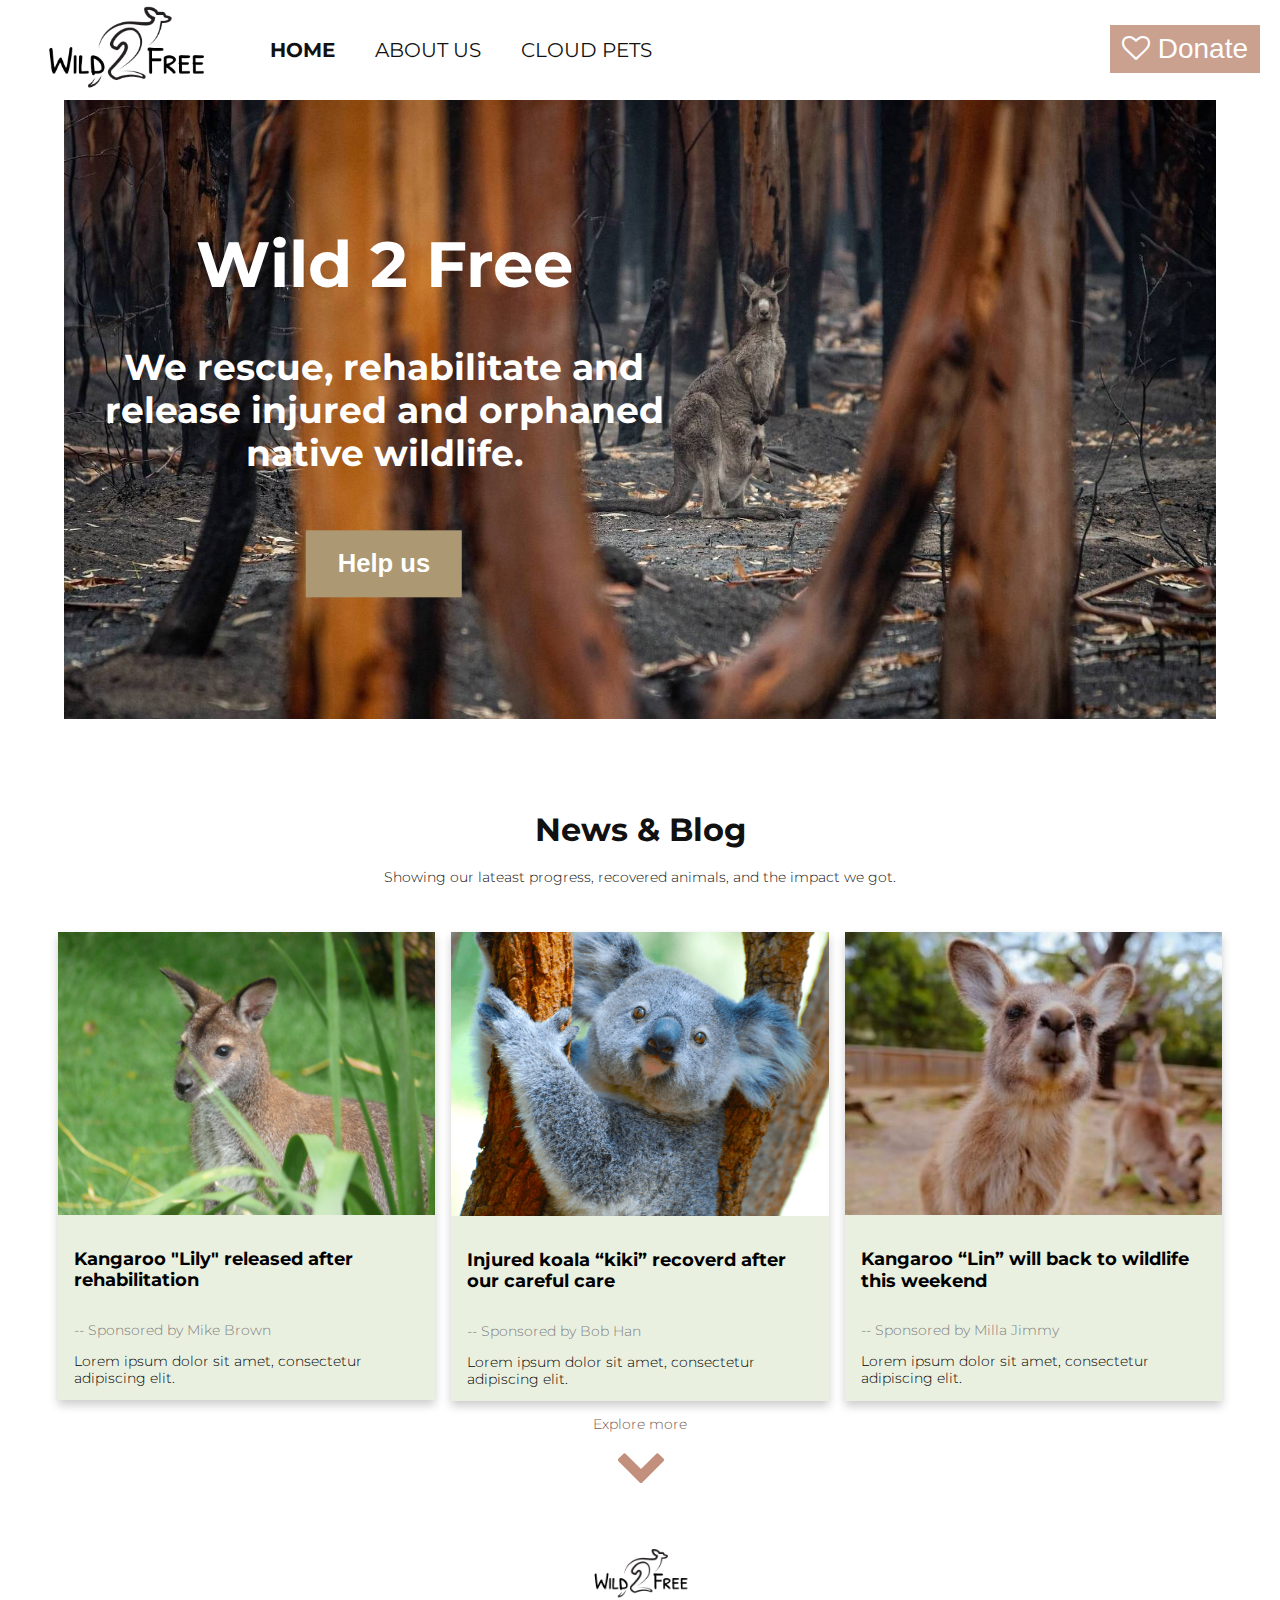
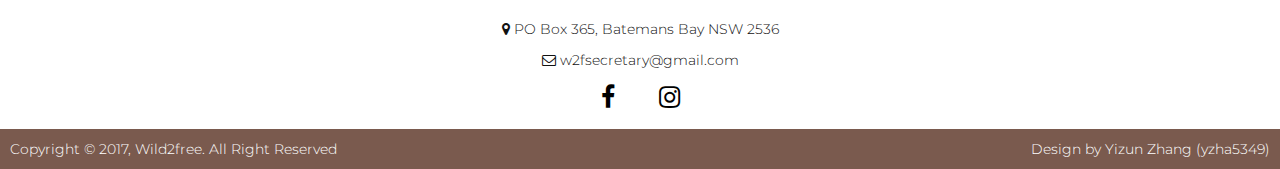
<file: index.html>
<!DOCTYPE html>
<html lang="en">

<head>
    <!-- Site information -->
    <meta charset="UTF-8">
    <meta name="viewport" content="width=device-width, initial-scale=1.0">
    <title>Wild 2 Free</title>

    <!-- CSS Library -->
    <link rel="stylesheet" href="style.css">
    <link rel="stylesheet" href="responsive.css">

    <!-- Icon Library -->
    <link rel="stylesheet" href="https://cdnjs.cloudflare.com/ajax/libs/font-awesome/4.7.0/css/font-awesome.min.css">

    <!-- Google Font -->
    <link href="https://fonts.googleapis.com/css?family=Montserrat:300,400,500,600,700" rel="stylesheet">

    <!-- Favicon -->
    <link rel="icon" href="images/favicon.png">
    <link rel="apple-touch-icon" href="images/apple-icon.png">
    <link rel="apple-touch-icon" sizes="57x57" href="images/icon-57x57.png">
    <link rel="apple-touch-icon" sizes="72x72" href="images/icon-72x72.png">
    <link rel="apple-touch-icon" sizes="114x114" href="images/icon-114x114.png">

</head>

<body>
    <header class="top-header">
        <!-- Navigation -->
        <nav class="navbar">

            <a href="index.html">
                <img src="images/logo.png" alt="Site Logo" class="sitelogo">
            </a>
            <a class="nav-page" href="index.html"><strong>Home</strong> </a>
            <a class="nav-page" href="about.html">About us</a>
            <a class="nav-page" href="cloud pets.html">Cloud pets</a>
            <div class="wrapper">
                <a id="donate-button" href="donate.html"> <button><i class="fa fa-heart-o" aria-hidden="true"></i>
                        Donate</button></a>
            </div>
            <div class="dropdown">
                <a class="icon" onclick="myFunction()">
                    <i class="fa fa-bars"></i>
                </a>
                <div class="dropdown-content" id="myDropdown">
                    <a href="index.html">Home</a>
                    <a href="about.html">About us</a>
                    <a href="cloud pets.html">Cloud pets</a>
                </div>
            </div>

        </nav>
        <!-- Navigation End -->

        <!-- Banner -->
        <div class="container">
            <img src="images/home.jpg" alt="kangaroo" class="banner">
            <a href="donate.html"><button class="btn">Help us</button></a>
            <div class="slogan">
                <h1>Wild 2 Free</h1>
                <h3>We rescue, rehabilitate and<br> release
                    injured and orphaned <br> native wildlife.</h3>
            </div>
        </div>
        <!-- Banner End -->
    </header>

    <!-- News & Blog -->
    <div class="news">
        <h2>News &amp; Blog</h2>
        <p>Showing our lateast progress, recovered animals, and the impact we got.
        </p>
    </div>
    <div class="row">
        <div class="column-3">
            <a href="#">
                <div class="poster">
                    <img src="images/kangaroo.jpg" alt="kangaroo" width="100%">
                    <div class=" text-container">
                        <h5>Kangaroo "Lily" released after rehabilitation</h5>
                        <p class="title">-- Sponsored by Mike Brown</p>
                        <p>Lorem ipsum dolor sit amet, consectetur adipiscing elit.</p>
                    </div>
                </div>
            </a>
        </div>
        <div class="column-3">
            <a href="#">
                <div class="poster">
                    <img src="images/koala.png" alt="kangaroo" width="100%">
                    <div class="text-container">
                        <h5>Injured koala “kiki” recoverd after our careful care</h5>
                        <p class="title">-- Sponsored by Bob Han</p>
                        <p>Lorem ipsum dolor sit amet, consectetur adipiscing elit.</p>
                    </div>
                </div>
            </a>
        </div>
        <div class="column-3">
            <a href="#">
                <div class="poster">
                    <img src="images/kangaroo2.jpg" alt="Joey" width="100%">
                    <div class="text-container">
                        <h5>Kangaroo “Lin” will back to wildlife this weekend</h5>
                        <p class="title">-- Sponsored by Milla Jimmy</p>
                        <p>Lorem ipsum dolor sit amet, consectetur adipiscing elit.</p>
                    </div>
                </div>
            </a>
        </div>
    </div>
    <a href="">
        <p class="icon-word">Explore more</p>
    </a>
    <a class="icon-more" href="#"><i class="fa fa-chevron-down" aria-hidden="true"></i></a>
    <!-- News & Blog End -->

    <!-- Dropdown menu in phone size script -->
    <script>
        function myFunction() {
            document.getElementById("myDropdown").classList.toggle("show");
        }
    </script>
    <!-- Dropdown menu in phone size script ends-->
</body>

<!-- Footer -->
<footer>
    <div class="footer-content">
        <div>
            <a href="index.html"><img src="images/logo.png" alt="site logo" width="150px"></a>
        </div>
        <div class="footer-contact">
            <p><i class="fa fa-map-marker" aria-hidden="true"></i> PO Box 365, Batemans Bay NSW 2536</p>
            <p><i class="fa fa-envelope-o" aria-hidden="true"></i> w2fsecretary@gmail.com</p>
        </div>
        <div class="social">
            <a href="https://www.facebook.com/wild2free" target="_blank"><i class="fa fa-facebook"
                    aria-hidden="true"></i></a>
            <a href="https://www.instagram.com/wildtofree/" target="_blank"><i class="fa fa-instagram"
                    aria-hidden="true"></i></a>
        </div>
        <br>
        <div class="footer-bottom">
            <p class="copyright">Copyright © 2017, Wild2free. All Right Reserved </p>
            <p class="designer"> Design by Yizun Zhang (yzha5349)</p>
        </div>
    </div>
</footer>
<!-- Footer End -->
</file>
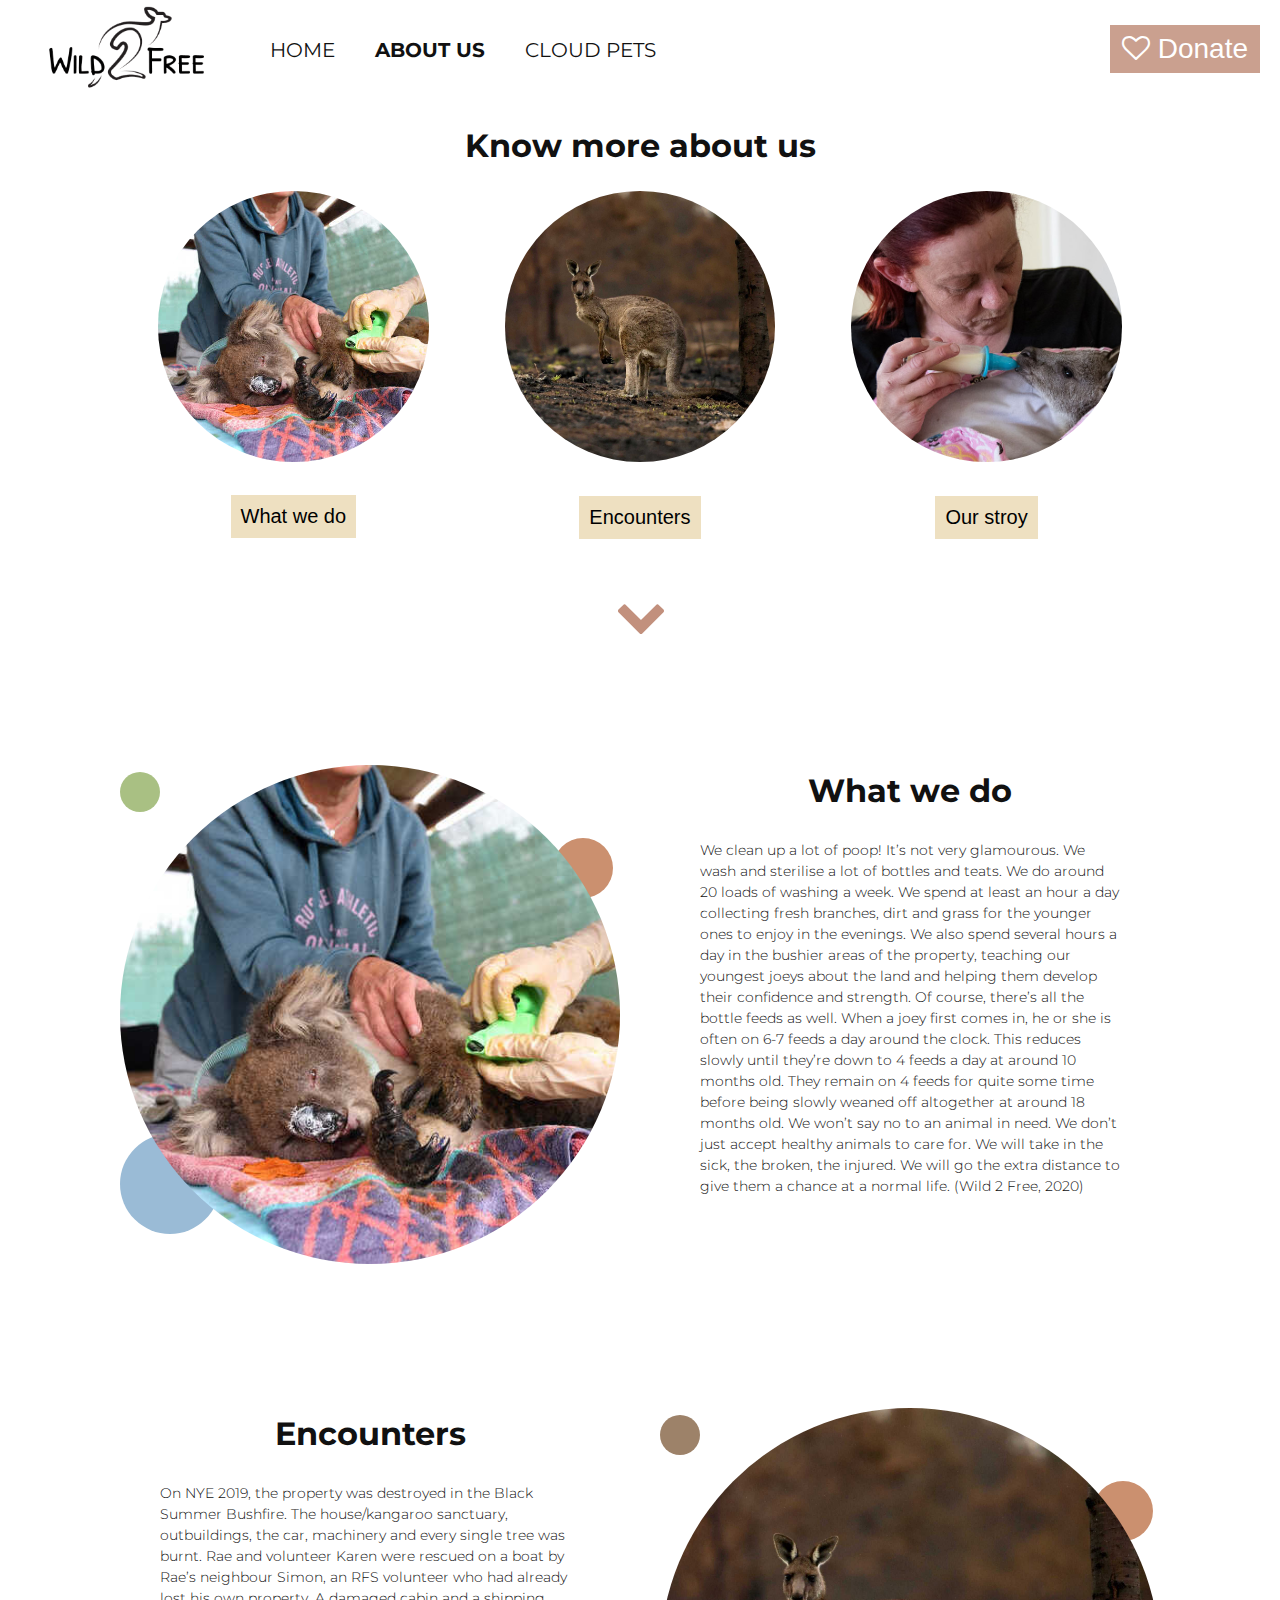
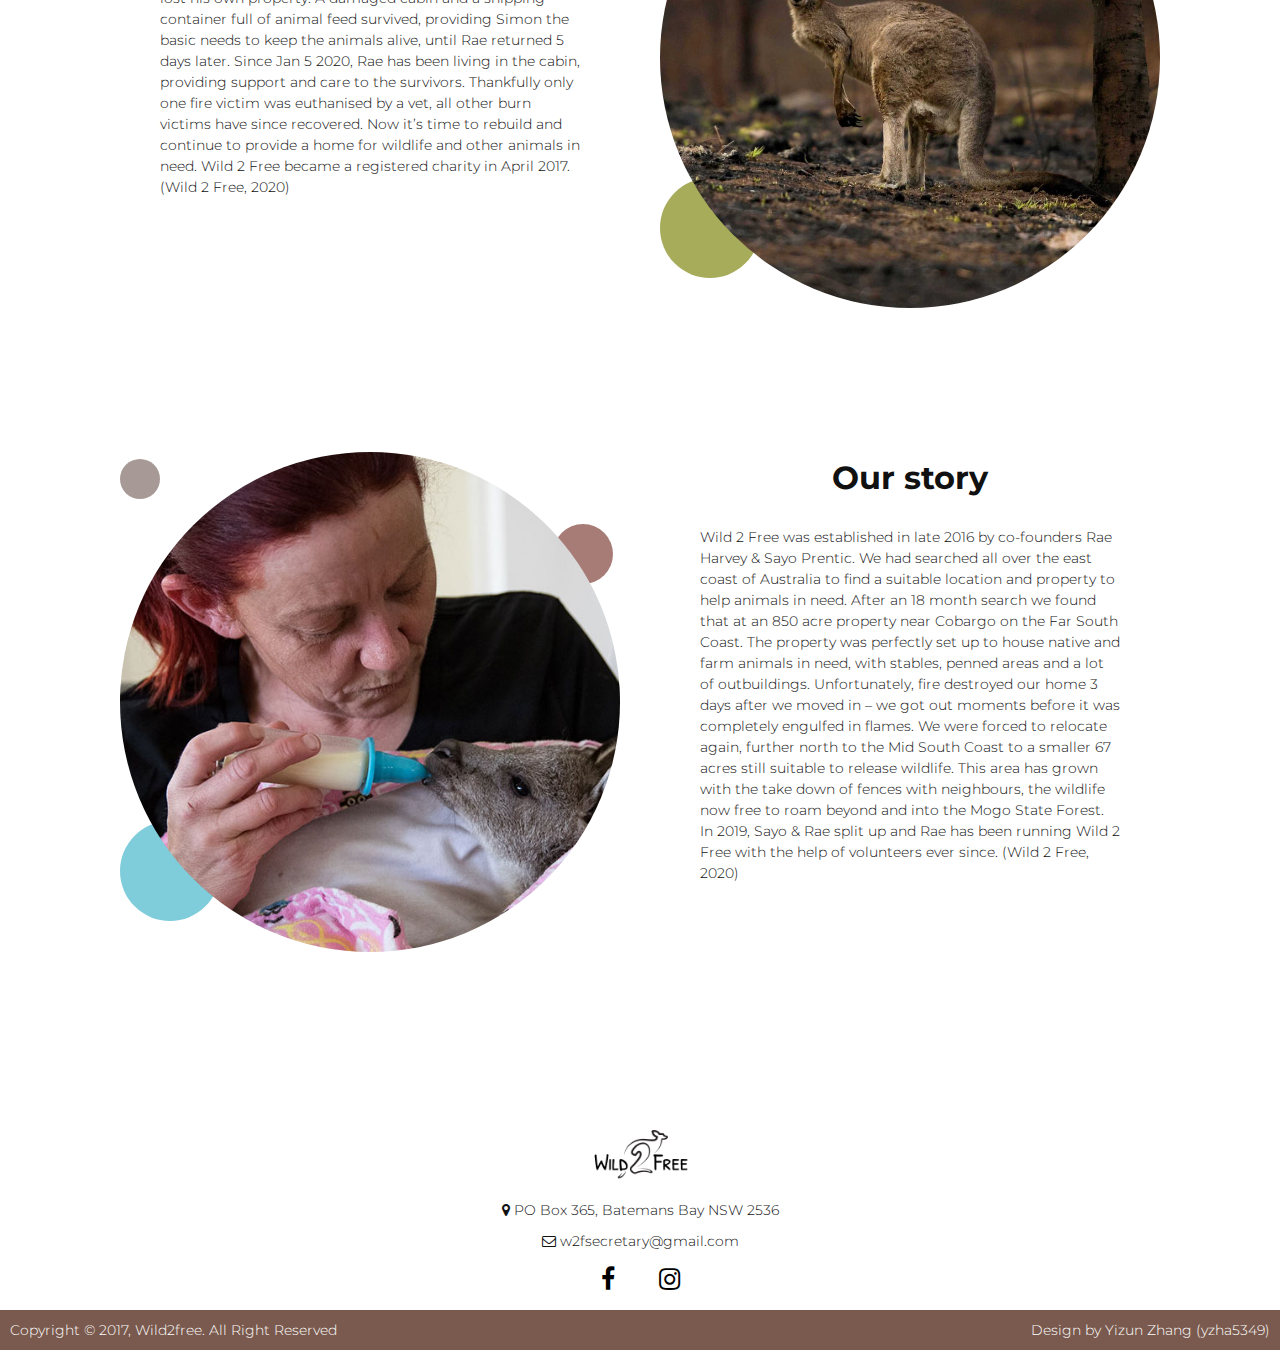
<file: about.html>
<!DOCTYPE html>
<html lang="en">

<head>
    <!-- Site information -->
    <meta charset="UTF-8">
    <meta name="viewport" content="width=device-width, initial-scale=1.0">
    <title>Wild 2 Free</title>

    <!-- CSS Library -->
    <link rel="stylesheet" href="style.css">
    <link rel="stylesheet" href="responsive.css">

    <!-- Icon Library -->
    <link rel="stylesheet" href="https://cdnjs.cloudflare.com/ajax/libs/font-awesome/4.7.0/css/font-awesome.min.css">

    <!-- Google Font -->
    <link href="https://fonts.googleapis.com/css?family=Montserrat:300,400,500,600,700" rel="stylesheet">

    <!-- Favicon -->
    <link rel="icon" href="images/favicon.png">
    <link rel="apple-touch-icon" href="images/apple-icon.png">
    <link rel="apple-touch-icon" sizes="57x57" href="images/icon-57x57.png">
    <link rel="apple-touch-icon" sizes="72x72" href="images/icon-72x72.png">
    <link rel="apple-touch-icon" sizes="114x114" href="images/icon-114x114.png">

</head>

<body>
    <header class="top-header">
        <!-- Navigation -->
        <nav class="navbar">

            <a href="index.html">
                <img src="images/logo.png" alt="Site Logo" class="sitelogo">
            </a>
            <a class="nav-page" href="index.html">Home</a>
            <a class="nav-page" href="about.html"><strong>About us</strong></a>
            <a class="nav-page" href="cloud pets.html">Cloud pets</a>
            <div class="wrapper">
                <a id="donate-button" href="donate.html"> <button><i class="fa fa-heart-o" aria-hidden="true"></i>
                        Donate</button></a>
            </div>
            <div class="dropdown">
                <a class="icon" onclick="myFunction()">
                    <i class="fa fa-bars"></i>
                </a>
                <div class="dropdown-content" id="myDropdown">
                    <a href="index.html">Home</a>
                    <a href="about.html">About us</a>
                    <a href="cloud pets.html">Cloud pets</a>
                </div>
            </div>
        </nav>
        <!-- Navigation End -->
    </header>

    <!--About Us -->
    <div class="content">
        <h2 class="page-title">Know more about us</h2>
    </div>
    <div class="row-3">
        <div class="column-3">
            <div class="content-about">
                <img class="rounded" src="images/about us 1.jpg" alt="what we do" width="100%">
                <a href="#what we do"><button>What we do</button></a>
            </div>

        </div>
        <div class="column-3">
            <div class="content-about">
                <img class="rounded" src="images/about us 2.jpg" alt="encounter" width="100%">
                <a href="#encounters"><button>Encounters</button></a>
            </div>

        </div>
        <div class="column-3">
            <div class="content-about">
                <img class="rounded" src="images/about us 3.jpg" alt="our story" width="100%">
                <a href="#our-story"><button>Our stroy</button></a>
            </div>
        </div>
        <a class="icon-more" href="#what we do"><i class="fa fa-chevron-down" aria-hidden="true"></i></a>
    </div>

    <div class="row-about" id="what we do">
        <div class="column-2">
            <div class="img-about">
                <div class="ball1"></div>
                <div class="ball2"></div>
                <div class="ball3"></div>
                <img class="rounded" src="images/about us 1.jpg" alt="what we do" width="100%">
            </div>
        </div>
        <div class="column-2">
            <div class="content">
                <h2 class="page-title">What we do</h2>
            </div>
            <div class="text-about">
                <p>We clean up a lot of poop! It’s not very glamourous. We wash and sterilise a lot of bottles and
                    teats. We do around 20 loads of washing a week. We spend at least an hour a day collecting fresh
                    branches, dirt and grass for the younger ones to enjoy in the evenings. We also spend several hours
                    a day in the bushier areas of the property, teaching our youngest joeys about the land and helping
                    them develop their confidence and strength. Of course, there’s all the bottle feeds as well. When a
                    joey first comes in, he or she is often on 6-7 feeds a day around the clock. This reduces slowly
                    until they’re down to 4 feeds a day at around 10 months old. They remain on 4 feeds for quite some
                    time before being slowly weaned off altogether at around 18 months old. We won’t say no to an animal
                    in need. We don’t just accept healthy animals to care for. We will take in the sick, the broken, the
                    injured. We will go the extra distance to give them a chance at a normal life. (Wild 2 Free, 2020)
                </p>
            </div>
        </div>
    </div>
    <div class="row-about" id="encounters">
        <div class="column-2">
            <div class="content">
                <h2 class="page-title">Encounters</h2>
            </div>
            <div class="text-about">
                <p>On NYE 2019, the property was destroyed in the Black Summer Bushfire. The house/kangaroo sanctuary,
                    outbuildings, the car, machinery and every single tree was burnt. Rae and volunteer Karen were
                    rescued on a boat by Rae’s neighbour Simon, an RFS volunteer who had already lost his own property.
                    A damaged cabin and a shipping container full of animal feed survived, providing Simon the basic
                    needs to keep the animals alive, until Rae returned 5 days later. Since Jan 5 2020, Rae has been
                    living in the cabin, providing support and care to the survivors. Thankfully only one fire victim
                    was euthanised by a vet, all other burn victims have since recovered. Now it’s time to rebuild and
                    continue to provide a home for wildlife and other animals in need. Wild 2 Free became a registered
                    charity in April 2017. (Wild 2 Free, 2020)</p>
            </div>
        </div>
        <div class="column-2">
            <div class="img-about">
                <div class="ball1"></div>
                <div class="ball2"></div>
                <div class="ball3"></div>
                <img class="rounded" src="images/about us 2.jpg" alt="encounter" width="100%">
            </div>
        </div>
    </div>
    <div class="row-about" id="our-story">
        <div class="column-2">
            <div class="img-about">
                <div class="ball1"></div>
                <div class="ball2"></div>
                <div class="ball3"></div>
                <img class="rounded" src="images/about us 3.jpg" alt="our story" width="100%">
            </div>
        </div>

        <div class="column-2">
            <div class="content">
                <h2 class="page-title">Our story</h2>
            </div>
            <div class="text-about">
                <p>Wild 2 Free was established in late 2016 by co-founders Rae Harvey & Sayo Prentic. We had searched
                    all over the east coast of Australia to find a suitable location and property to help animals in
                    need. After an 18 month search we found that at an 850 acre property near Cobargo on the Far South
                    Coast. The property was perfectly set up to house native and farm animals in need, with stables,
                    penned areas and a lot of outbuildings. Unfortunately, fire destroyed our home 3 days after we moved
                    in – we got out moments before it was completely engulfed in flames. We were forced to relocate
                    again, further north to the Mid South Coast to a smaller 67 acres still suitable to release
                    wildlife. This area has grown with the take down of fences with neighbours, the wildlife now free to
                    roam beyond and into the Mogo State Forest. In 2019, Sayo & Rae split up and Rae has been running
                    Wild 2 Free with the help of volunteers ever since. (Wild 2 Free, 2020)</p>
            </div>
        </div>
    </div>
    <!-- About Us End -->

    <!-- Dropdown menu in phone size script -->
    <script>
        function myFunction() {
            document.getElementById("myDropdown").classList.toggle("show");
        }
    </script>
    <!-- Dropdown menu in phone size script ends-->
</body>

<!-- Footer -->
<footer>
    <div class="footer-content">
        <div>
            <a href="index.html"><img src="images/logo.png" alt="site logo" width="150px"></a>
        </div>
        <div class="footer-contact">
            <p><i class="fa fa-map-marker" aria-hidden="true"></i> PO Box 365, Batemans Bay NSW 2536</p>
            <p><i class="fa fa-envelope-o" aria-hidden="true"></i> w2fsecretary@gmail.com</p>
        </div>
        <div class="social">
            <a href="https://www.facebook.com/wild2free" target="_blank"><i class="fa fa-facebook"
                    aria-hidden="true"></i></a>
            <a href="https://www.instagram.com/wildtofree/" target="_blank"><i class="fa fa-instagram"
                    aria-hidden="true"></i></a>
        </div>
        <br>
        <div class="footer-bottom">
            <p class="copyright">Copyright © 2017, Wild2free. All Right Reserved </p>
            <p class="designer"> Design by Yizun Zhang (yzha5349)</p>
        </div>
    </div>
</footer>
<!-- Footer End -->
</file>
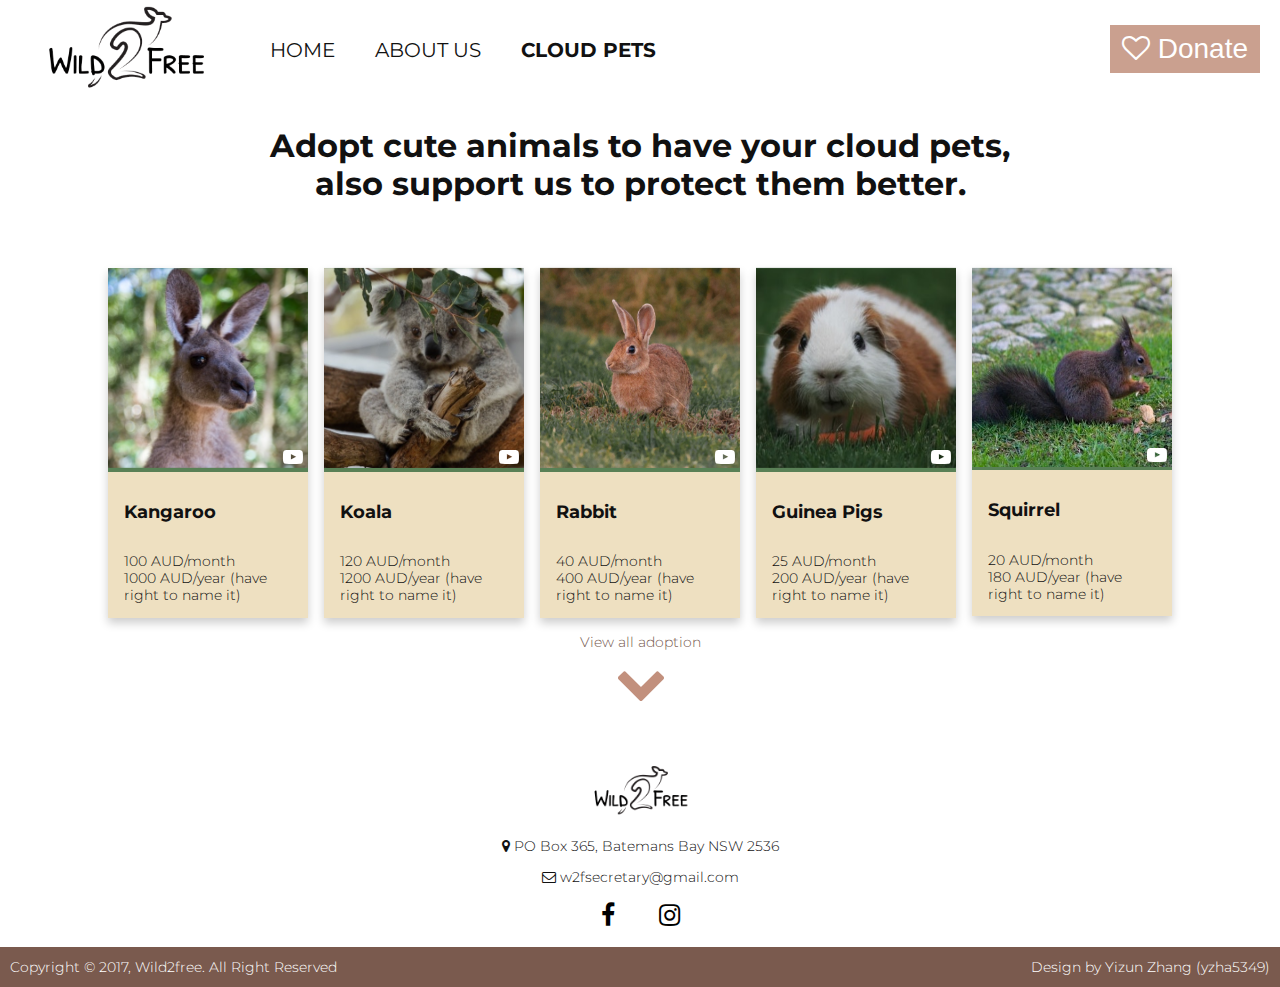
<file: cloud pets.html>
<!DOCTYPE html>
<html lang="en">

<head>
    <!-- Site information -->
    <meta charset="UTF-8">
    <meta name="viewport" content="width=device-width, initial-scale=1.0">
    <title>Wild 2 Free</title>

    <!-- CSS Library -->
    <link rel="stylesheet" href="style.css">
    <link rel="stylesheet" href="responsive.css">

    <!-- Icon Library -->
    <link rel="stylesheet" href="https://cdnjs.cloudflare.com/ajax/libs/font-awesome/4.7.0/css/font-awesome.min.css">

    <!-- Google Font -->
    <link href="https://fonts.googleapis.com/css?family=Montserrat:300,400,500,600,700" rel="stylesheet">

    <!-- Favicon -->
    <link rel="icon" href="images/favicon.png">
    <link rel="apple-touch-icon" href="images/apple-icon.png">
    <link rel="apple-touch-icon" sizes="57x57" href="images/icon-57x57.png">
    <link rel="apple-touch-icon" sizes="72x72" href="images/icon-72x72.png">
    <link rel="apple-touch-icon" sizes="114x114" href="images/icon-114x114.png">

</head>

<body>
    <header class="top-header">
        <!-- Navigation -->
        <nav class="navbar">

            <a href="index.html">
                <img src="images/logo.png" alt="Site Logo" class="sitelogo">
            </a>
            <a class="nav-page" href="index.html">Home</a>
            <a class="nav-page" href="about.html">About us</a>
            <a class="nav-page" href="cloud pets.html"><strong>Cloud pets</strong></a>
            <div class="wrapper">
                <a id="donate-button" href="donate.html"> <button><i class="fa fa-heart-o" aria-hidden="true"></i>
                        Donate</button></a>
            </div>
            <div class="dropdown">
                <a class="icon" onclick="myFunction()">
                    <i class="fa fa-bars"></i>
                </a>
                <div class="dropdown-content" id="myDropdown">
                    <a href="index.html">Home</a>
                    <a href="about.html">About us</a>
                    <a href="cloud pets.html">Cloud pets</a>
                </div>
            </div>
        </nav>
        <!-- Navigation End -->
    </header>

    <!--Cloud pets -->
    <div class="content">
        <h2 class="page-title">Adopt cute animals to have your cloud pets, <br> also support us to protect them better.
        </h2>
    </div>
    <div class="row-6">
        <div class="column-6">
            <a href="#">
                <div class="poster">
                    <div class="hidden-box">
                        <img class="opacity" src="images/kangaroo_adp.jpg" alt="kangaroo" width="100%">
                        <div class="bottom-right">
                            <a href="#"><i class="fa fa-youtube-play" aria-hidden="true"></i></a>
                        </div>
                        <div class="middle">
                            <i class="fa fa-heart" aria-hidden="true"></i>
                            <strong>
                                <p>Adopt me
                                <p></p>
                            </strong>
                        </div>
                    </div>
                    <div class=" text-container">
                        <h5>Kangaroo</h5>
                        <p>100 AUD/month <br> 1000 AUD/year (have right to name it)</p>
                    </div>
                </div>
            </a>
        </div>
        <div class="column-6">
            <a href="#">
                <div class="poster">
                    <div class="hidden-box">
                        <img class="opacity" src="images/koala_adp.jpg" alt="koala" width="100%">
                        <div class="bottom-right">
                            <a href="#"><i class="fa fa-youtube-play" aria-hidden="true"></i></a>
                        </div>
                        <div class="middle">
                            <i class="fa fa-heart" aria-hidden="true"></i>
                            <strong>
                                <p>Adopt me
                                <p></p>
                            </strong>
                        </div>
                    </div>
                    <div class=" text-container">
                        <h5>Koala</h5>
                        <p>120 AUD/month <br> 1200 AUD/year (have right to name it)</p>
                    </div>
                </div>
            </a>
        </div>
        <div class="column-6">
            <a href="#">
                <div class="poster">
                    <div class="hidden-box">
                        <img class="opacity" src="images/rabbit.jpg" alt="rabbit" width="100%">
                        <div class="bottom-right">
                            <a href="#"><i class="fa fa-youtube-play" aria-hidden="true"></i></a>
                        </div>
                        <div class="middle">
                            <i class="fa fa-heart" aria-hidden="true"></i>
                            <strong>
                                <p>Adopt me
                                <p></p>
                            </strong>
                        </div>
                    </div>
                    <div class=" text-container">
                        <h5>Rabbit</h5>
                        <p>40 AUD/month <br>
                            400 AUD/year (have right to name it)</p>
                    </div>
                </div>
            </a>
        </div>
        <div class="column-6">
            <a href="#">
                <div class="poster">
                    <div class="hidden-box">
                        <img class="opacity" src="images/guinea pigs.jpg" alt="guinea pig" width="100%">
                        <div class="bottom-right">
                            <a href="#"><i class="fa fa-youtube-play" aria-hidden="true"></i></a>
                        </div>
                        <div class="middle">
                            <i class="fa fa-heart" aria-hidden="true"></i>
                            <strong>
                                <p>Adopt me
                                <p></p>
                            </strong>
                        </div>
                    </div>
                    <div class=" text-container">
                        <h5>Guinea Pigs</h5>
                        <p>25 AUD/month <br>
                            200 AUD/year (have right to name it)</p>
                    </div>
                </div>
            </a>
        </div>
        <div class="column-6">
            <a href="#">
                <div class="poster">
                    <div class="hidden-box">
                        <img class="opacity" src="images/squirrel.jpg" alt="Squirrel" width="100%">
                        <div class="bottom-right">
                            <a href="#"><i class="fa fa-youtube-play" aria-hidden="true"></i></a>
                        </div>
                        <div class="middle">
                            <i class="fa fa-heart" aria-hidden="true"></i>
                            <strong>
                                <p>Adopt me
                                <p></p>
                            </strong>
                        </div>
                    </div>
                    <div class=" text-container">
                        <h5>Squirrel</h5>
                        <p>20 AUD/month <br>
                            180 AUD/year (have right to name it)</p>
                    </div>
                </div>
            </a>
        </div>
    </div>
    <div class="all-adoption">
        <a href="#">
            <p class="icon-word">View all adoption </p>
        </a>
        <a class="icon-more" href="#"><i class="fa fa-chevron-down" aria-hidden="true"></i></a>
    </div>
    <!--Could Pets End-->
    
    <!-- Dropdown menu in phone size script -->
    <script>
        function myFunction() {
            document.getElementById("myDropdown").classList.toggle("show");
        }
    </script>
    <!-- Dropdown menu in phone size script ends-->
</body>

<!-- Footer -->
<footer>
    <div class="footer-content">
        <div>
            <a href="index.html"><img src="images/logo.png" alt="site logo" width="150px"></a>
        </div>
        <div class="footer-contact">
            <p><i class="fa fa-map-marker" aria-hidden="true"></i> PO Box 365, Batemans Bay NSW 2536</p>
            <p><i class="fa fa-envelope-o" aria-hidden="true"></i> w2fsecretary@gmail.com</p>
        </div>
        <div class="social">
            <a href="https://www.facebook.com/wild2free" target="_blank"><i class="fa fa-facebook"
                    aria-hidden="true"></i></a>
            <a href="https://www.instagram.com/wildtofree/" target="_blank"><i class="fa fa-instagram"
                    aria-hidden="true"></i></a>
        </div>
        <br>
        <div class="footer-bottom">
            <p class="copyright">Copyright © 2017, Wild2free. All Right Reserved </p>
            <p class="designer"> Design by Yizun Zhang (yzha5349)</p>
        </div>
    </div>
</footer>
<!-- Footer End -->
</file>
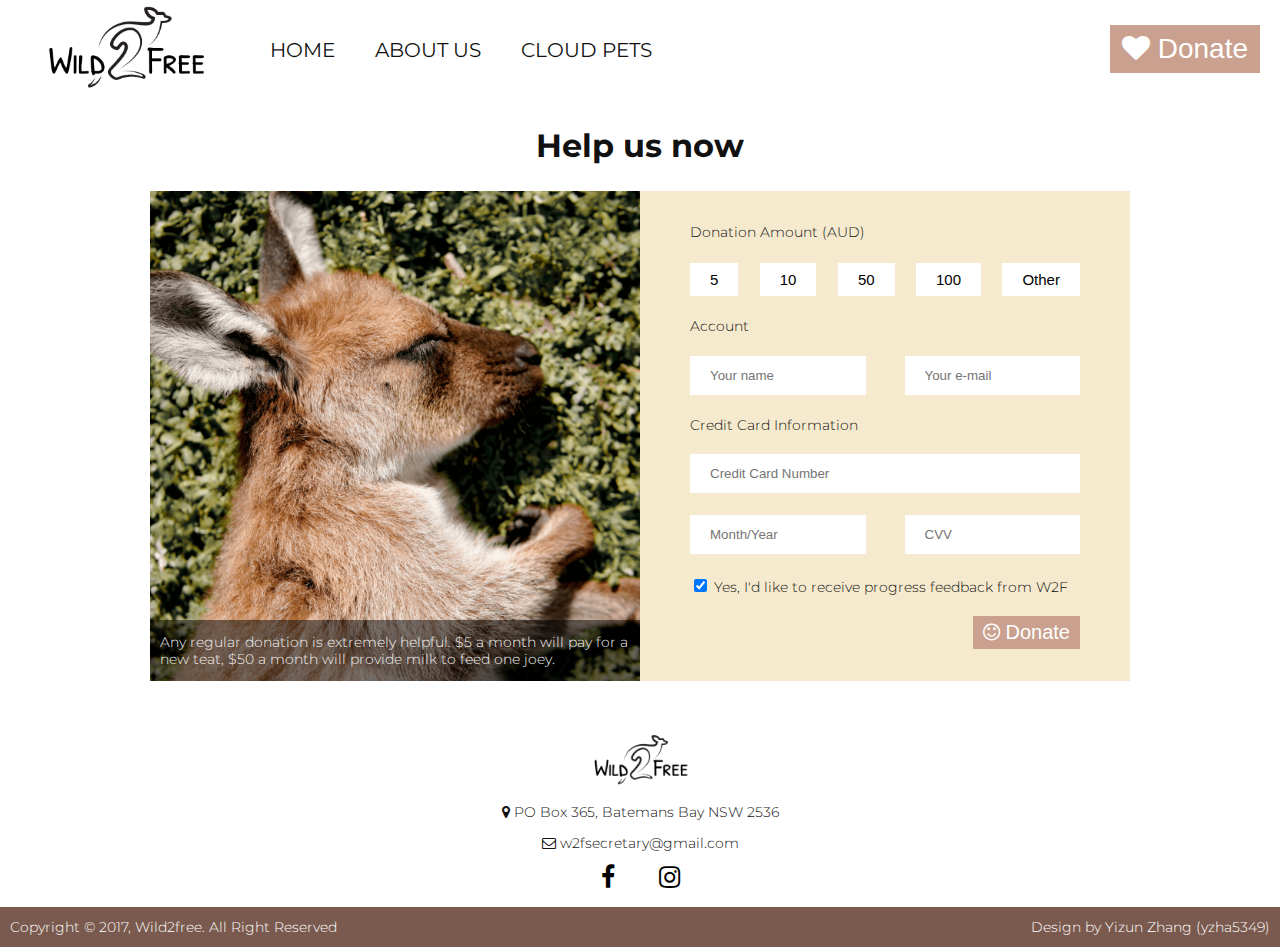
<file: donate.html>
<!DOCTYPE html <html lang="en">

<head>
    <!-- Site information -->
    <meta charset="UTF-8">
    <meta name="viewport" content="width=device-width, initial-scale=1.0">
    <title>Wild 2 Free</title>

    <!-- CSS Library -->
    <link rel="stylesheet" href="style.css">
    <link rel="stylesheet" href="responsive.css">

    <!-- Icon Library -->
    <link rel="stylesheet" href="https://cdnjs.cloudflare.com/ajax/libs/font-awesome/4.7.0/css/font-awesome.min.css">

    <!-- Google Font -->
    <link href="https://fonts.googleapis.com/css?family=Montserrat:300,400,500,600,700" rel="stylesheet">

    <!-- Favicon -->
    <link rel="icon" href="images/favicon.png">
    <link rel="apple-touch-icon" href="images/apple-icon.png">
    <link rel="apple-touch-icon" sizes="57x57" href="images/icon-57x57.png">
    <link rel="apple-touch-icon" sizes="72x72" href="images/icon-72x72.png">
    <link rel="apple-touch-icon" sizes="114x114" href="images/icon-114x114.png">

</head>

<body>
    <header class="top-header">
        <!-- Navigation -->
        <nav class="navbar">

            <a href="index.html">
                <img src="images/logo.png" alt="Site Logo" class="sitelogo">
            </a>
            <a class="nav-page" href="index.html">Home</a>
            <a class="nav-page" href="about.html">About us</a>
            <a class="nav-page" href="cloud pets.html">Cloud pets</a>
            <div class="wrapper">
                <a id="donate-button" href="donate.html"> <button><i class="fa fa-heart" aria-hidden="true"></i>
                        Donate</button></a>
            </div>
            <div class="dropdown">
                <a class="icon" onclick="myFunction()">
                    <i class="fa fa-bars"></i>
                </a>
                <div class="dropdown-content" id="myDropdown">
                    <a href="index.html">Home</a>
                    <a href="about.html">About us</a>
                    <a href="cloud pets.html">Cloud pets</a>
                </div>
            </div>
        </nav>
        <!-- Navigation End -->
    </header>

    <!--Donation -->
    <div class="content">
        <h2 class="page-title">Help us now</h2>
    </div>
    <div class="row-2">
        <div class="column-2">
            <div class="slideshow">
                <div class="slide">
                    <img src="images/joey.png" alt="joey" width="100%">
                </div>
                <div class="caption">
                    <p>Any regular donation is extremely helpful. $5 a month will pay for a new teat, $50 a month will
                        provide milk to feed one joey.</p>
                </div>
            </div>

        </div>
        <div class="column-2">
            <div class="part2">
                <form action="#">
                    <label for="mount">Donation Amount (AUD)</label>
                    <div class="form-inline">
                        <div><button>5</button></div>
                        <div><button>10</button></div>
                        <!-- <div><button>25</button></div> -->
                        <div><button>50</button></div>
                        <div><button>100</button></div>
                        <div><button>Other</button></div>
                    </div>
                    <label for="account">Account</label>
                    <div class="form-inline">
                        <input type="text" placeholder="Your name" required>
                        <input type="email" placeholder="Your e-mail" required>
                    </div>
                    <label for="card">Credit Card Information</label>
                    <input type="text" placeholder="Credit Card Number" name="card-number">
                    <div class="form-inline">
                        <input type="text" placeholder="Month/Year">
                        <input type="text" placeholder="CVV">
                    </div>
                    <label>
                        <input type="checkbox" checked name="subscript"> Yes, I'd like to receive progress feedback from
                        W2F
                    </label>
                    <button id="donate-btn"><i class="fa fa-smile-o" aria-hidden="true"></i>
                        Donate</button>
                </form>
            </div>
        </div>
    </div>
    <!-- Donation End -->

    <!-- Dropdown menu in phone size script -->
    <script>
        function myFunction() {
            document.getElementById("myDropdown").classList.toggle("show");
        }
    </script>
    <!-- Dropdown menu in phone size script ends-->
</body>

<!-- Footer -->
<footer>
    <div class="footer-content">
        <div>
            <a href="index.html"><img src="images/logo.png" alt="site logo" width="150px"></a>
        </div>
        <div class="footer-contact">
            <p><i class="fa fa-map-marker" aria-hidden="true"></i> PO Box 365, Batemans Bay NSW 2536</p>
            <p><i class="fa fa-envelope-o" aria-hidden="true"></i> w2fsecretary@gmail.com</p>
        </div>
        <div class="social">
            <a href="https://www.facebook.com/wild2free" target="_blank"><i class="fa fa-facebook"
                    aria-hidden="true"></i></a>
            <a href="https://www.instagram.com/wildtofree/" target="_blank"><i class="fa fa-instagram"
                    aria-hidden="true"></i></a>
        </div>
        <br>
        <div class="footer-bottom">
            <p class="copyright">Copyright © 2017, Wild2free. All Right Reserved </p>
            <p class="designer"> Design by Yizun Zhang (yzha5349)</p>
        </div>
    </div>
</footer>
<!-- Footer End -->
</file>
<file: style.css>
html {
    font-size: 62.5%;
    -webkit-font-smoothing: antialiased;
    box-sizing: border-box;
    
}

body {
    font-size: 1.4rem;
    font-family: "Montserrat", sans-serif;
    color: #111111;
    font-weight: 300;
    margin:0;
    line-height:1.2;
}

h1 {
    font-size: 5vw;
}

h2 {
    font-size: 3.2rem;
}

h3 {
    font-size: 2.8vw;
}

h4 {
    font-size: 2vw;
}

h5 {
    font-size: 1.8rem;
}

strong {
    font-weight: bold;
}

a{
    text-decoration: none;
    color: black;
}
/*--------------------------------
Header
--------------------------------*/

nav {
    height: 100px;
    /* background-color: blanchedalmond; */
    margin: 0 auto;
    overflow: hidden;
}

.sitelogo {
    float: left;
    width: 250px;
}

.nav-page {
    float: left;
    font-weight: 400;
    font-size: 2rem;
    line-height: 100px;
    text-transform: uppercase;
    text-decoration: none;
    color: #111111;
    padding: 0 20px;
}

.nav-page:hover {
    transition: all 0.3s ease;
    background-color: #D7C79E;
}

.wrapper {
    float: right;
    padding: 25px 20px;
}


.wrapper button {
    font-size: 2.8rem;
    color: white;
    border: none;
    background-color: #caa08f;
    padding: 8px 12px;
    cursor: pointer;
    display: inline-block;
}
.wrapper button:hover{
    transition: all 0.3s ease;
    background-color: #c9927d;
    box-shadow: 0 6px 15px 0 rgba(36, 36, 38, 0.3);
    outline-width: 0;
}

.icon {
    display: none;
}

.fa fa-bars {
    color: black;
}
.dropdown-content{
    display: none;
}

/*--------------------------------
Banner
--------------------------------*/

.container {
    position: relative;
    width: 100%;

}

.banner{
    display: block;
    margin-right: auto;
    margin-left: auto;
    width: 90%;
    height: auto;
    
}

.btn {
    position: absolute;
    top: 75%;
    left: 30%;
    transform: translate(-50%, -50%);
    -ms-transform: translate(-50%, -50%);
    background-color: #ac9873;
    color: #ffffff;
    font-size: 2vw;
    font-weight: bold;
    padding: 1.5vw 2.5vw;
    border: none;
    cursor: pointer;
}

.btn:hover{
    transition: all 0.3s ease;
    background-color: #c5ab7b;
    box-shadow: 0 6px 15px 0 rgba(36, 36, 38, 0.3);
    outline-width: 0;
}

.slogan {
    text-align: center;
    color: white;
    position: absolute;
    top: 40%;
    left: 30%;
    transform: translate(-50%, -50%);
    -ms-transform: translate(-50%, -50%);
}

/*-----------------------------
News & Blog
-----------------------------*/
.news {
    text-align: center;
    line-height: 20px;
    padding-top: 60px;
    margin: 15px;

}

*, *:before, *:after {
    box-sizing: inherit;
}

.row{
    padding: 30px 50px 0 50px;
    margin-right: auto;
    margin-left: auto;
}

.column-3 {
    float: left;
    width: 33.33%;
    margin-bottom: 15px;
    padding: 0 8px;
}

/* Add some shadows to create a card effect */

.poster {
    box-shadow: 0 5px 9px 0 rgba(0, 0, 0, 0.2);
    background-color: #EAF0E0;
}

/* Some left and right padding inside the container */

.text-container {
    padding: 0 16px;
}

.text-container::after, .row::after {
    content: "";
    clear: both;
    display: table;
}

.title {
    color: grey;
}

.icon-more{
    display: block;
    text-align: center;
    font-size: 4vw;
    margin: 0 auto;
    color: #C2907D;
}

/*--------------------------------
Footer
--------------------------------*/
.footer-content{
    padding-top: 50px;
    text-align: center;

}

.social a{
    display: inline-block;
    padding: 0 20px;
    font-size: 25px;
}

.footer-bottom{
    overflow: hidden;
    background-color: #7a5a4e;
    line-height: 20px;
}

.footer-bottom p{
    padding: 10px 10px;
    display: inline;
    margin: 0;
    color: white;
}
.copyright{
    float: left;
}

.designer{
    float: right;
}

/*--------------------------------
About Us
--------------------------------*/
.row-3{
    padding: 0 20px;
    margin: 0 100px;
}

.rounded{
    border-radius: 50%;
}

.content-about{
    padding: 0 30px;
    text-align: center;
}

.content-about button{
    font-size: 20px;
    background-color: #ebdbb6da;
    margin: 30px;
    padding: 10px;
    border: none;
    cursor: pointer;
}

.content-about button:hover{
    transition: all 0.3s ease;
    background-color:#eed69f;
    box-shadow: 0 6px 15px 0 rgba(36, 36, 38, 0.2);
    outline-width: 0;
}

.row-about{
    display: flex;
    justify-content: center;
    align-content: center;
    margin: 100px;
}

.img-about{
    padding: 20px;

}

.text-about{
    padding: 0 30px;
    line-height: 1.5;
    margin: 30px;
}

.ball1{
    width: 100px;
    height: 100px;
    position: absolute;
    bottom: 10%;
    background-color: #9ABBD6;
    border-radius: 1000px;
    z-index: -1;
}
.ball2{
    width: 40px;
    height: 40px;
    position: absolute;
    top: 5%;
    background-color: #A9C083;
    border-radius: 1000px;
    z-index: -1;
}
.ball3{
    width: 60px;
    height: 60px;
    position: absolute;
    top: 17%;
    right: 5%;
    background-color: #CB906F;
    border-radius: 1000px;
    z-index: -1;
}
#encounters .ball1{
    background-color: #A7AC5A;
}
#encounters .ball2{
    background-color: #9D8269;
}

#our-story .ball1{
    background-color: #7fccdb;
}
#our-story .ball2{
    background-color: #a79a96;
}
#our-story .ball3{
    background-color: #A87C76;
}
/*--------------------------------
Cloud Pets
--------------------------------*/
.page-title{
    text-align: center;
    /* padding: 20px; */
}

.row-6{
    overflow: hidden;
    padding: 30px 100px 0 100px;
    margin-right: auto;
    margin-left: auto;
}

.column-6 {
    float: left;
    width: 20%;
    margin-bottom: 8px;
    padding: 8px;
}
.column-6 .poster{
    background-color: #ebdbb6da;
}

.all-adoption{
    display: block;
    
}

.icon-word{
    text-align: center;
    margin: 0;
    color: #74584d;
}

.hidden-box{
    position: relative;
    background: rgb(89, 128, 86);  
}

.bottom-right{
    font-size: 20px;
    position: absolute;
    bottom: 3px;
    right: 5px;
}
.bottom-right i{
    color:white;
}
.opacity{
    opacity: 1;
    transition: .5s ease;
    backface-visibility: hidden;
}

.middle{
    transition: .5s ease;
    opacity: 0;
    position: absolute;
    top: 50%;
    left: 50%;
    transform: translate(-50%,-50%);
    -ms-transform: translate(-50%,-50%);
    text-align: center;
    color: white;
}
.middle i{
    font-size: 30px;
}

.hidden-box:hover .opacity{
    opacity: 0.3;
}

.hidden-box:hover .middle{
    opacity: 1;
}

/*--------------------------------
Donation
--------------------------------*/
.row-2{
    display: flex;
    justify-content: center;
    align-items: center;
    margin: 0 150px;
    background-color: #f5eace;
}

.column-2{
    justify-content: center;
    align-items: center;
    width: 50%;
    position: relative;
    margin: 0 auto;
}

form{
    margin: 0 50px;
}
input[name=card-number]{
    padding: 12px 20px;
    border: none;
    width: 100%;
    margin: 10px 0;
}
label{
    display: block;
    padding: 10px 0;

}
.form-inline{
    display: flex;
    justify-content: space-between;
    padding: 12px 0;
}

.form-inline button{
    border: none;
    font-size: 15px;
    padding: 8px 20px;
    background-color: white;
    cursor: pointer;
    width: 100%;
}
.form-inline button:hover{
    transition: all 0.3s ease;
    background-color:#eed69f;
    outline-width: 0;
}
.form-inline input{
    width: 45%;
    padding: 12px 20px;
    border: none;
}
#donate-btn{
    float: right;
    border: none;
    margin: 10px 0;
    font-size: 20px;
    padding: 5px 10px;
    background-color: #caa08f;
    color: white;
    cursor: pointer;
    font-weight: 500;
}
#donate-btn:hover{
    transition: all 0.3s ease;
    box-shadow: 0 8px 16px 0 rgba(0,0,0,0.2);
    outline-width: 0;
}
.caption{
    position: absolute;
    bottom: 0;
    background: rgb(0,0,0,0.5);
    color: #f1f1f1;
    width: 100%;
    padding: 0 10px;

}
</file>
<file: responsive.css>
/* Display the columns below each other instead of side by side on small screens */

@media screen and (max-width: 900px) {
    .row-3{
        padding: 0;
        margin: 0 20px;
    }
    .row-6 {
        padding: 30px;
    }
    .column-6 {
        width: 50%;
        /* display: block; */
    }
}

@media screen and (max-width: 875px) {
    .nav-page {
        display: none;
    }
    .icon{
        display: block;
    }

    .dropdown {
        cursor: pointer;
        padding: 10px 0;
        float: right;
        overflow: hidden;
        font-size: 2rem;
        color: black;
        margin: 20px 0;
    }

    .dropdown-content{
        display: none;
        position: absolute;
        top: 10%;
        right:0;
        background-color: #f9f9f9;
        min-width: 160px;
        box-shadow: 0px 8px 16px 0px rgba(0,0,0,0.2);
        z-index: 1;
    }
    .dropdown-content a{
        float: none;
        color: black;
        padding: 10px;
        display: block;
        text-align: center;
    }
    .dropdown-content a:hover{
        background-color: #D7C79E;
    }
    .show {
        display: block;
    }

    .sitelogo {
        margin: 20px 0;
        width: 100px;
    }
    .wrapper button {
        font-size: 1.5rem;
        position: absolute;
        left: 40%;
    }
    .row-2 {
        flex-direction: column;
        margin: 0 30px
    }

    .column-2 {
        width: 100%;
    }
    .row-about{
        flex-direction: column;
        margin: 0;
    }
}

@media screen and (max-width: 650px) {
    .row {
        padding: 30px 15px;
    }
    .column-3 {
        width: 100%;
        display: block;
    }
    form {
        margin: 20px;
    }
    .form-inline button {
        padding: 8px 15px;
    }

}

@media screen and (max-width: 600px) {
    .column-6 {
        width: 100%;
    }
    .text-about{
        margin: 10px;
    }
}
</file>
